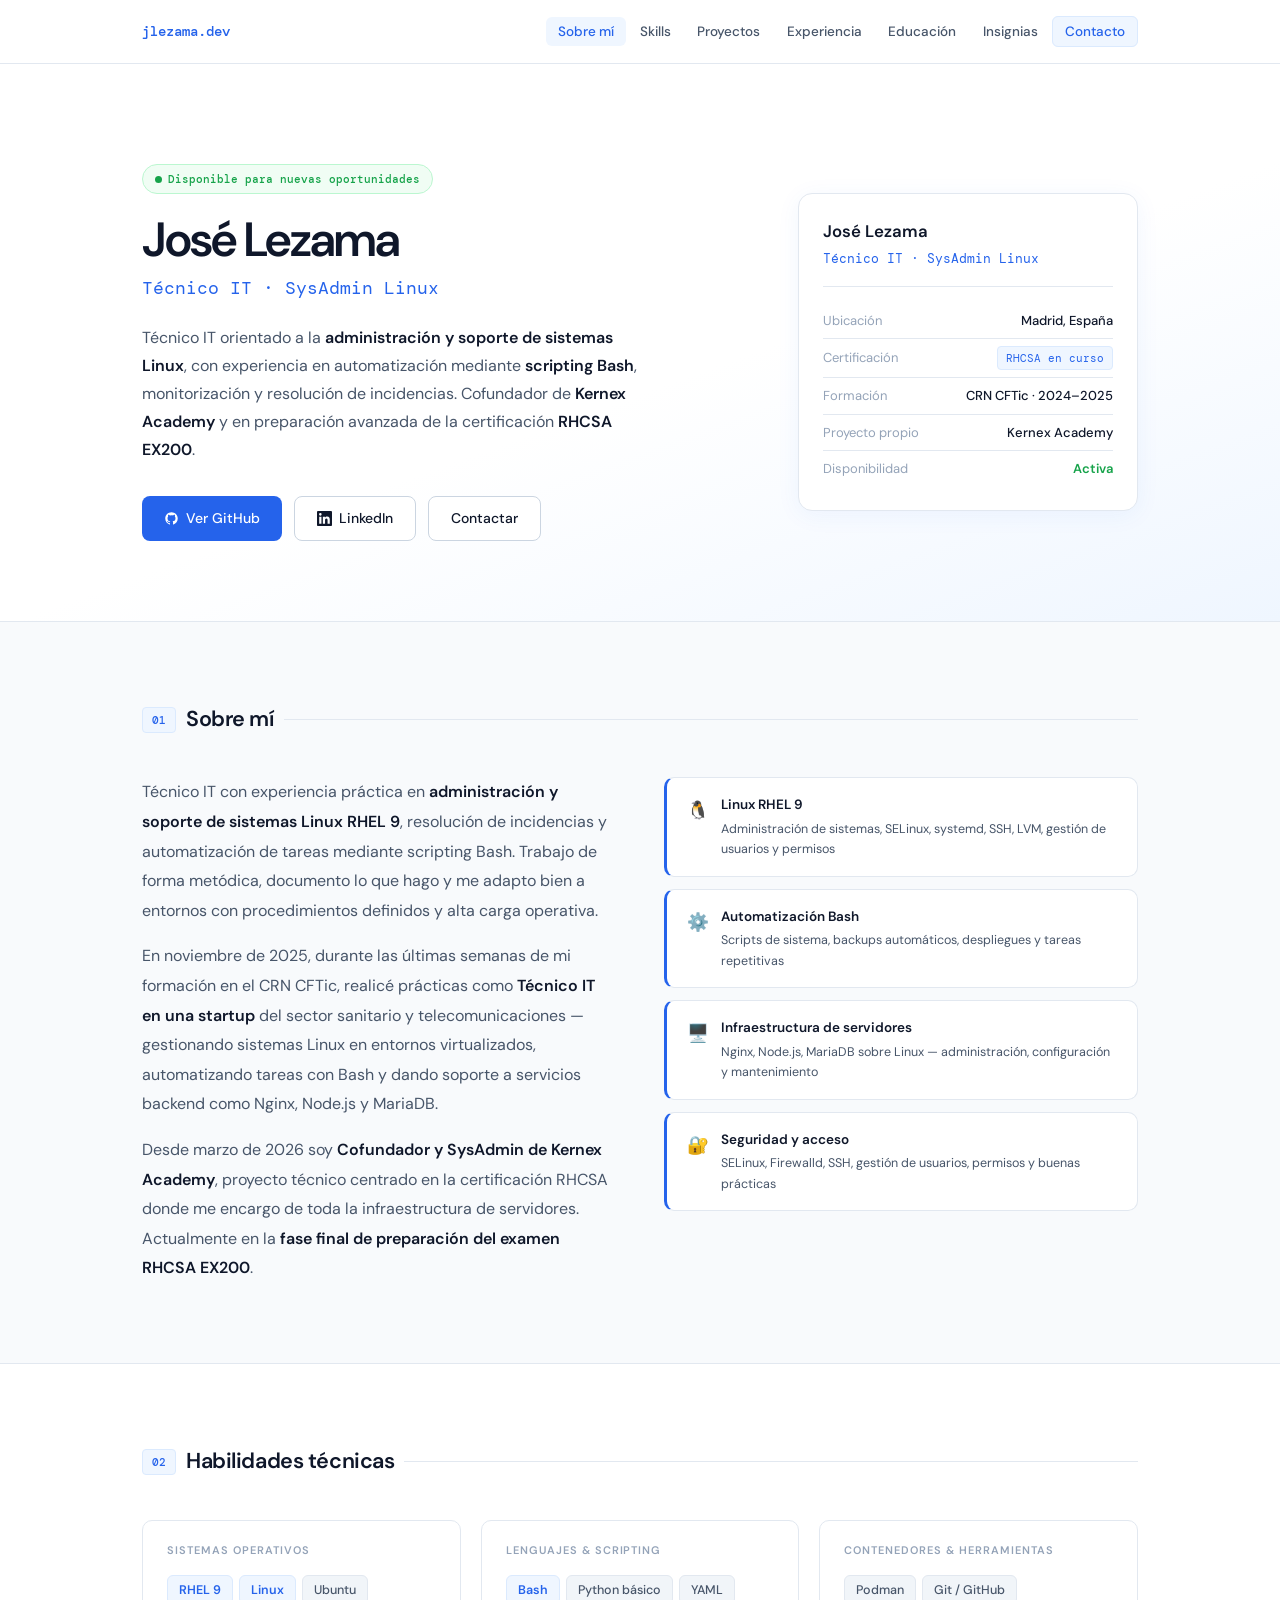
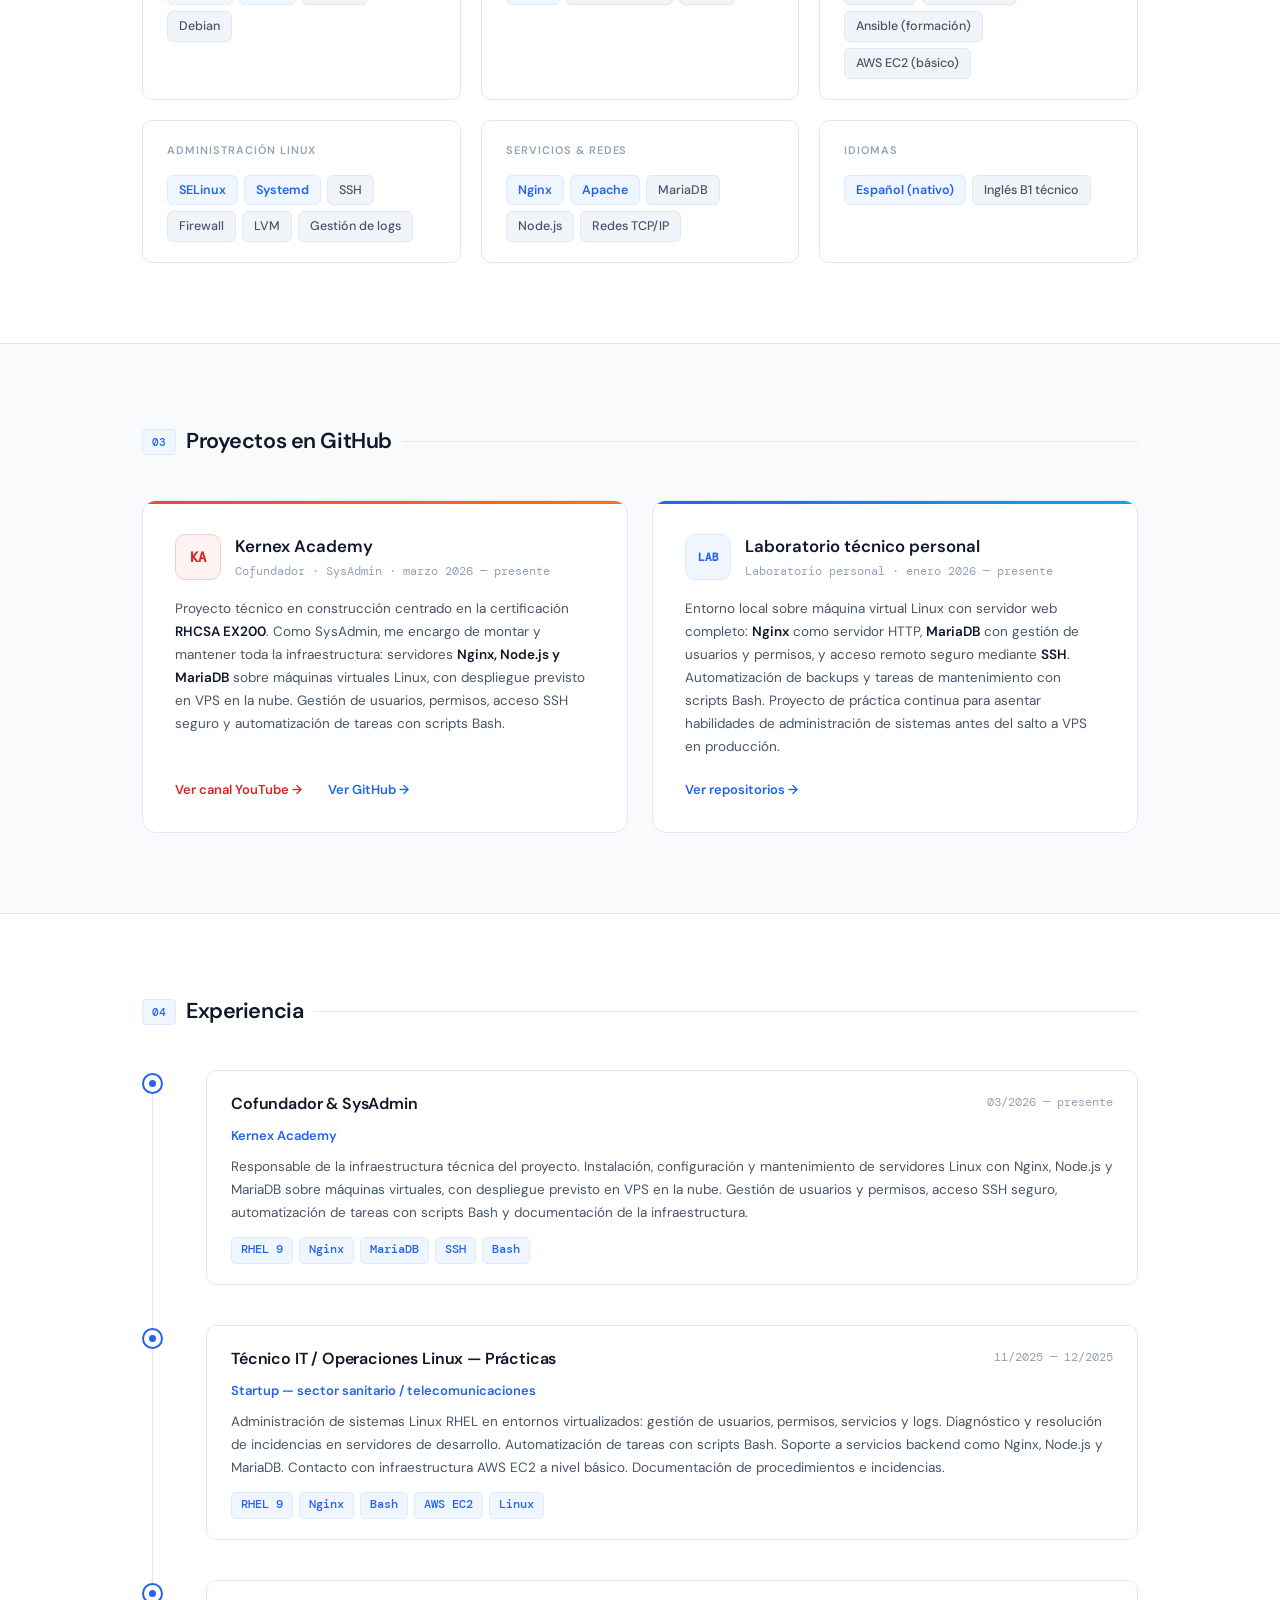
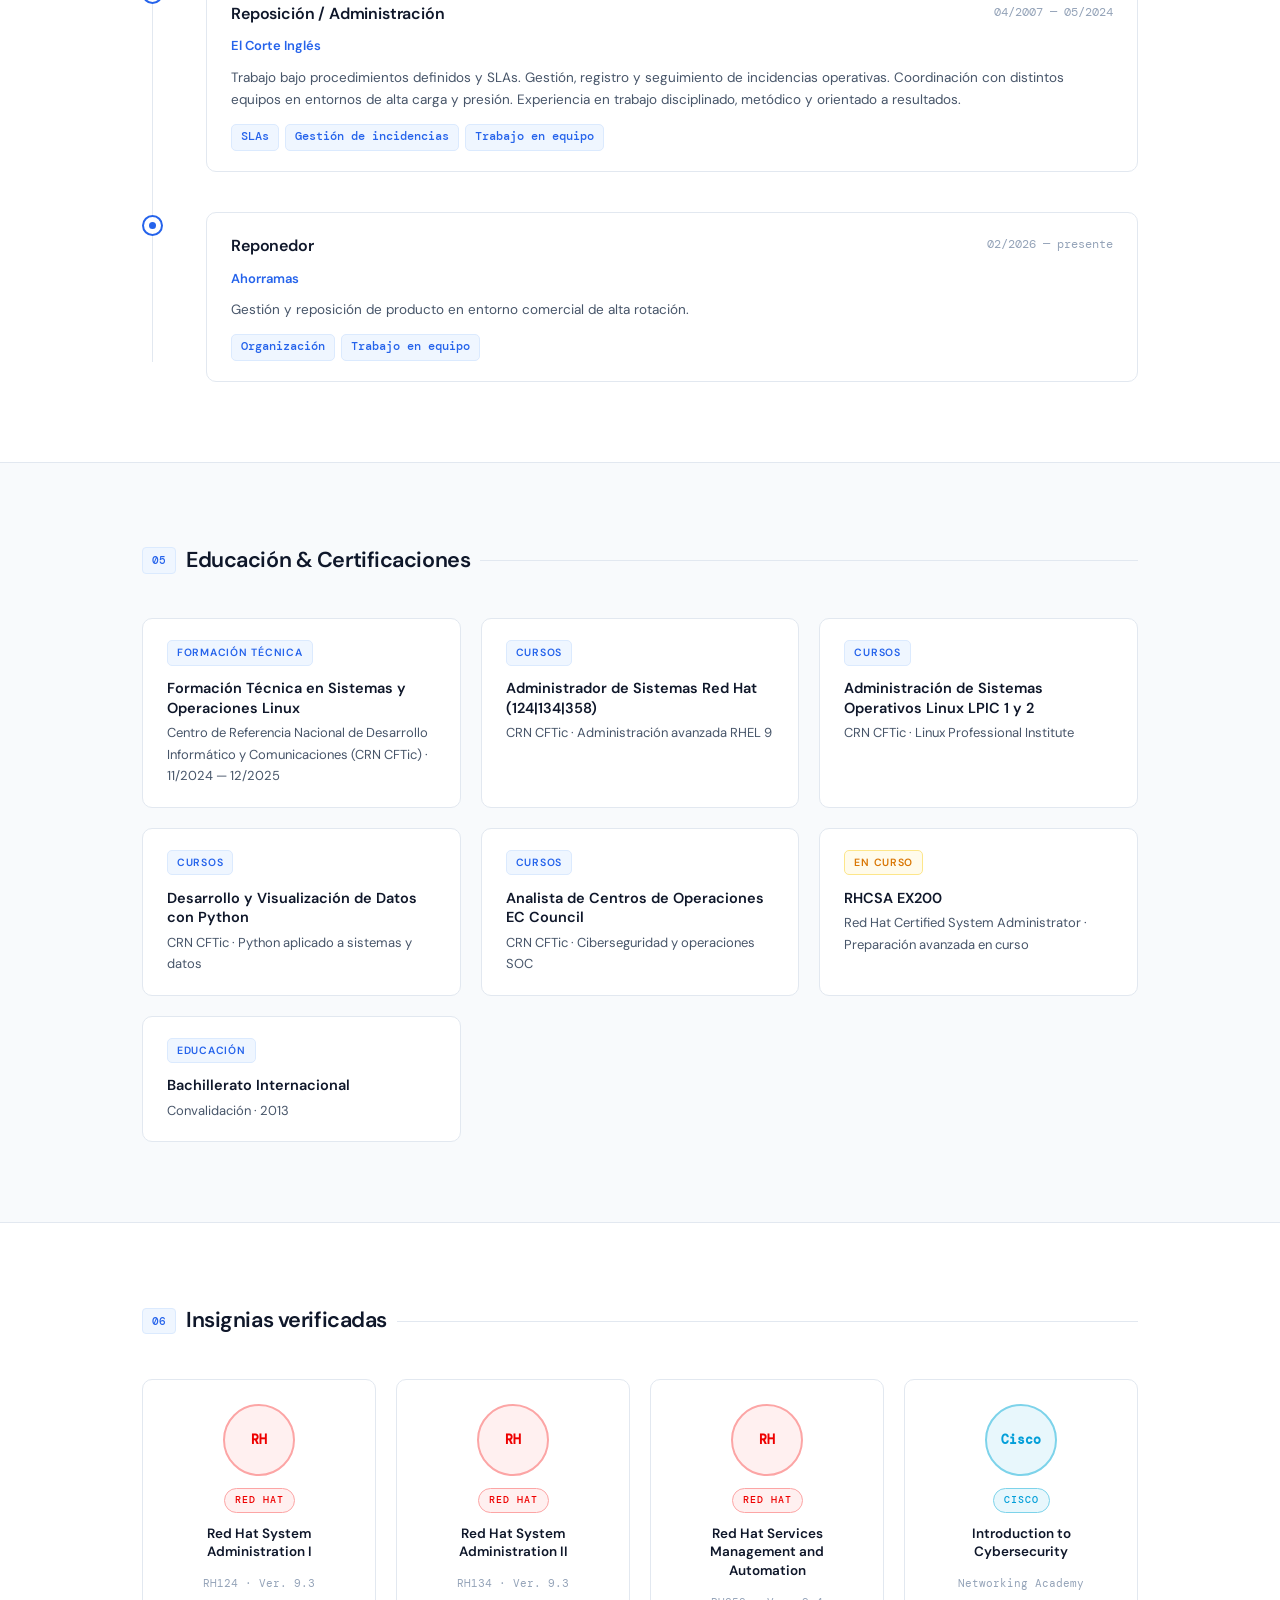
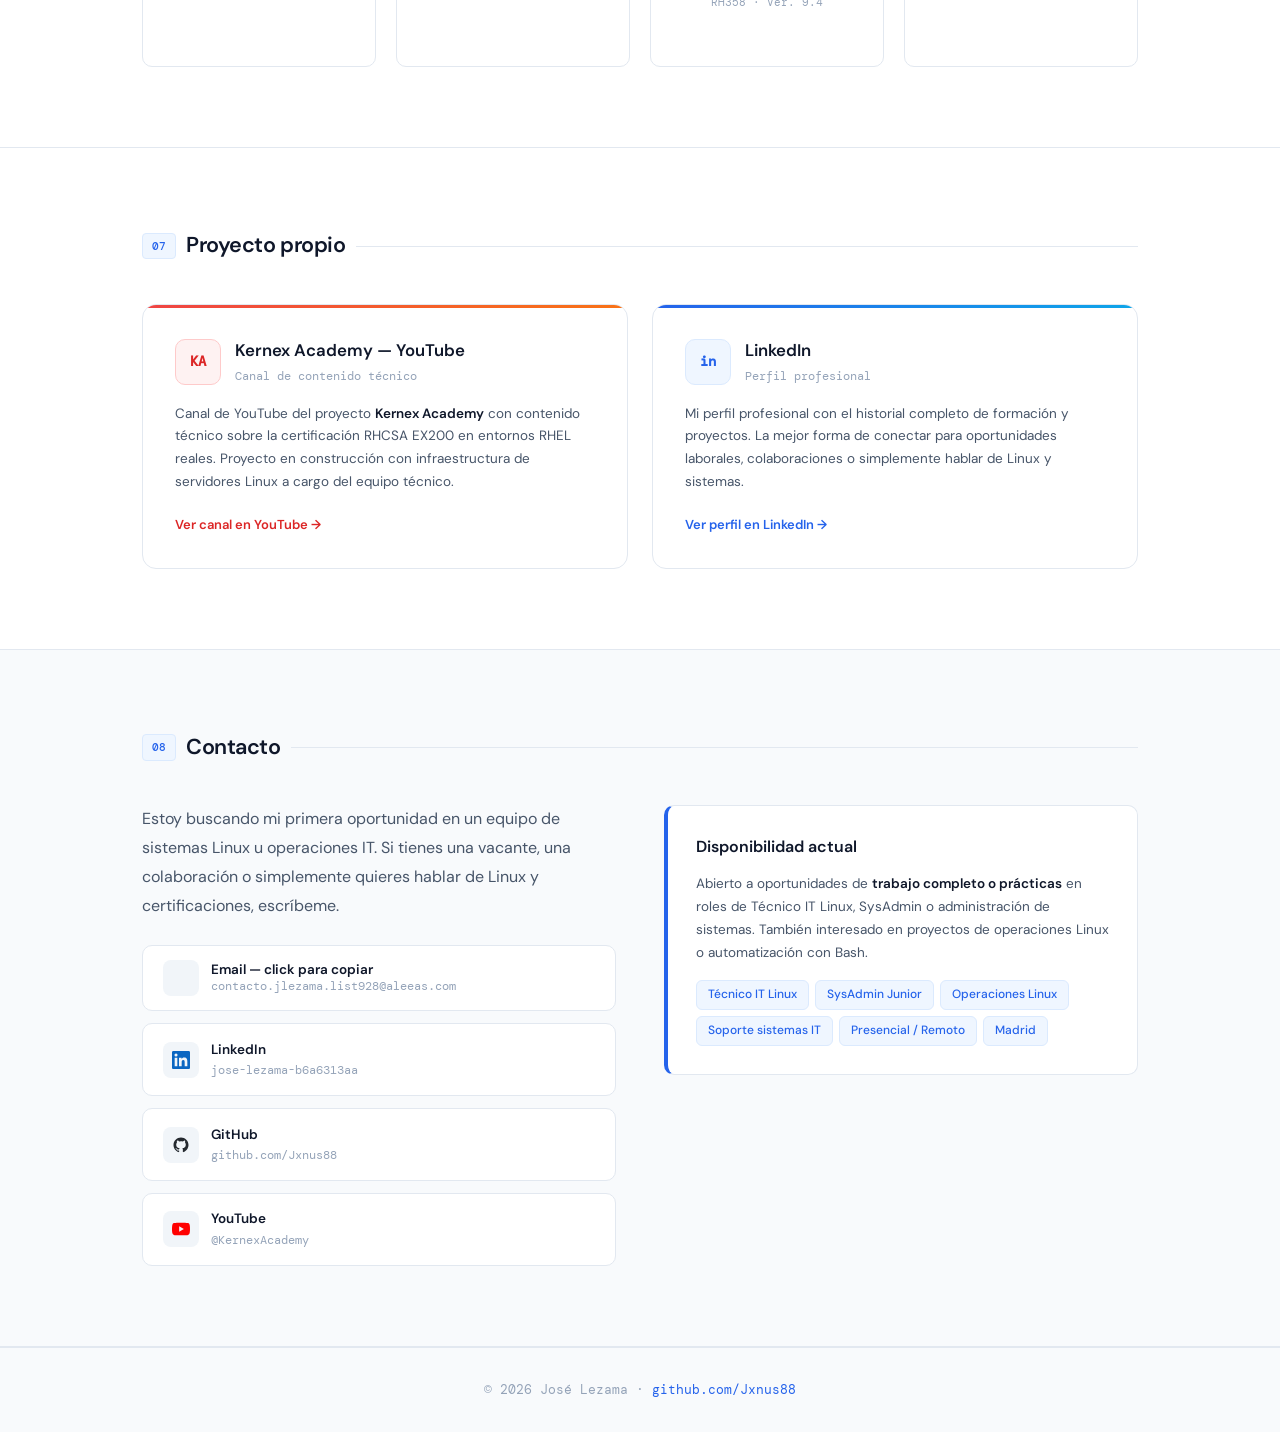
<file: index.html>
<!DOCTYPE html>
<html lang="es" prefix="og: https://ogp.me/ns#">
<head>
  <!-- Google tag (gtag.js) -->
  <script async src="https://www.googletagmanager.com/gtag/js?id=G-B2C2GG4SEK"></script>
  <script>
    window.dataLayer = window.dataLayer || [];
    function gtag(){dataLayer.push(arguments);}
    gtag('js', new Date());
    gtag('config', 'G-B2C2GG4SEK');
  </script>
  <meta charset="UTF-8" />
  <meta name="viewport" content="width=device-width, initial-scale=1.0" />

  <!-- ═══════════════════════════════════════════
       SEO PRIMARIO
       Palabras clave: nombre real + rol + proyecto
  ════════════════════════════════════════════ -->
  <title>José Lezama — Técnico IT SysAdmin Linux Madrid | RHCSA EX200 | Kernex Academy</title>
  <meta name="description" content="José Lezama, Técnico IT y SysAdmin Linux en Madrid. Cofundador y SysAdmin de Kernex Academy. Especialista en RHEL 9, Bash, Nginx, MariaDB y administración de sistemas Linux. RHCSA EX200 en preparación avanzada. Disponible presencial o remoto." />
  <meta name="keywords" content="José Lezama, Jose Lezama técnico IT, Jose Lezama SysAdmin Linux, Jxnus88, Kernex Academy, técnico IT Linux Madrid, SysAdmin Linux Madrid, administrador sistemas Linux, RHCSA EX200, Red Hat Linux RHEL 9, administración sistemas Linux, automatización Bash, Nginx, MariaDB, SELinux, SSH, Firewalld, LVM, gestión usuarios Linux, monitorización sistemas, resolución incidencias Linux, CRN CFTic, operaciones Linux, soporte sistemas IT, técnico IT junior Madrid" />
  <meta name="author" content="José Lezama" />
  <meta name="robots" content="index, follow" />
  <link rel="canonical" href="https://jxnus88.github.io/" />

  <!-- ═══════════════════════════════════════════
       OPEN GRAPH (LinkedIn, WhatsApp, Facebook…)
       Cuando alguien comparta el link verá esto
  ════════════════════════════════════════════ -->
  <meta property="og:type"        content="profile" />
  <meta property="og:title"       content="José Lezama — Técnico IT · SysAdmin Linux" />
  <meta property="og:description" content="Técnico IT y SysAdmin Linux en Madrid. RHEL 9, Bash, Nginx, MariaDB, SSH, SELinux. Cofundador y SysAdmin de Kernex Academy. RHCSA EX200 en preparación avanzada. Disponible presencial y remoto." />
  <meta property="og:url"         content="https://jxnus88.github.io/" />
  <meta property="og:locale"      content="es_ES" />
  <meta property="og:site_name"   content="José Lezama — CV" />
  <meta property="profile:first_name" content="José" />
  <meta property="profile:last_name"  content="Lezama" />
  <meta property="profile:username"   content="Jxnus88" />

  <!-- ═══════════════════════════════════════════
       TWITTER / X CARD
  ════════════════════════════════════════════ -->
  <meta name="twitter:card"        content="summary" />
  <meta name="twitter:title"       content="José Lezama — Técnico IT · SysAdmin Linux" />
  <meta name="twitter:description" content="Técnico IT y SysAdmin Linux en Madrid. RHEL 9, Bash, Nginx, MariaDB. Cofundador y SysAdmin Kernex Academy. RHCSA en preparación. Disponible presencial/remoto." />

  <!-- ═══════════════════════════════════════════
       SCHEMA.ORG — STRUCTURED DATA
       Google lo lee para enriquecer resultados
  ════════════════════════════════════════════ -->
  <script type="application/ld+json">
  {
    "@context": "https://schema.org",
    "@type": "Person",
    "name": "José Lezama",
    "alternateName": ["Jxnus88", "Jose Lezama"],
    "jobTitle": "Técnico IT · SysAdmin Linux",
    "description": "Técnico IT especializado en administración de sistemas Linux RHEL 9, automatización con Bash y gestión de infraestructura de servidores. Cofundador y SysAdmin de Kernex Academy. RHCSA EX200 en preparación avanzada.",
    "url": "https://jxnus88.github.io/",
    "email": "contacto.jlezama.list928@aleeas.com",
    "sameAs": [
      "https://github.com/Jxnus88",
      "https://www.linkedin.com/in/jose-lezama-b6a6313aa/",
      "https://www.youtube.com/@KernexAcademy"
    ],
    "address": {
      "@type": "PostalAddress",
      "addressLocality": "Madrid",
      "addressRegion": "Comunidad de Madrid",
      "addressCountry": "ES"
    },
    "knowsAbout": [
      "Linux", "RHEL", "Red Hat Enterprise Linux", "CentOS", "Ubuntu", "Debian",
      "Bash scripting", "Python", "YAML", "Ansible", "Docker", "Git", "GitHub",
      "AWS EC2", "Cloud Computing básico",
      "SELinux", "Systemd", "SSH", "Firewalld", "LVM", "Cron",
      "Nginx", "Apache", "MariaDB", "Node.js", "Redes TCP/IP",
      "Gestión de usuarios Linux", "Monitorización de sistemas", "Resolución de incidencias",
      "Automatización de tareas", "Scripting Bash", "Administración de sistemas",
      "RHCSA EX200", "LPIC-2", "Ciberseguridad", "EC Council",
      "Virtualización", "Backups", "Gestión de logs"
    ],
    "knowsLanguage": [
      { "@type": "Language", "name": "Español", "alternateName": "es" },
      { "@type": "Language", "name": "Inglés", "alternateName": "en", "description": "Nivel B1 técnico" }
    ],
    "alumniOf": {
      "@type": "EducationalOrganization",
      "name": "Centro de Referencia Nacional de Desarrollo Informático y Comunicaciones",
      "alternateName": "CRN CFTic",
      "description": "Formación Técnica en Sistemas y Operaciones Linux (2024–2025)"
    },
    "worksFor": {
      "@type": "Organization",
      "name": "Kernex Academy",
      "url": "https://www.youtube.com/@KernexAcademy",
      "description": "Proyecto técnico centrado en la certificación RHCSA EX200. Infraestructura de servidores Linux con Nginx, Node.js y MariaDB.",
      "founder": { "@type": "Person", "name": "José Lezama" }
    },
    "hasOccupation": [
      {
        "@type": "Occupation",
        "name": "Técnico IT · SysAdmin Linux",
        "occupationLocation": { "@type": "City", "name": "Madrid" },
        "skills": "Linux RHEL 9, Bash, Nginx, MariaDB, SSH, SELinux, Firewalld, LVM, resolución de incidencias, administración de servidores"
      }
    ],
  }
  </script>

  <!-- ═══════════════════════════════════════════
       PWA + BROWSER HINTS
  ════════════════════════════════════════════ -->
  <link rel="manifest" href="manifest.json" />
  <meta name="theme-color" content="#2563eb" />

  <!-- ═══════════════════════════════════════════
       PERFORMANCE
  ════════════════════════════════════════════ -->
  <link rel="preconnect" href="https://fonts.googleapis.com" />
  <link rel="preconnect" href="https://fonts.gstatic.com" crossorigin />
  <link
    href="https://fonts.googleapis.com/css2?family=DM+Sans:wght@300;400;500;600&family=DM+Mono:wght@400;500&display=swap"
    rel="stylesheet"
  />

  <!-- Styles — order matters -->
  <link rel="stylesheet" href="css/variables.css" />
  <link rel="stylesheet" href="css/base.css" />
  <link rel="stylesheet" href="css/nav.css" />
  <link rel="stylesheet" href="css/hero.css" />
  <link rel="stylesheet" href="css/sections.css" />

</head>
<body>

  <!-- ── NAVIGATION ───────────────────── -->
  <nav aria-label="Navegación principal">
    <div class="nav-inner">
      <a href="#inicio" class="nav-logo">jlezama.dev</a>
      <ul class="nav-links">
        <li><a href="#sobre-mi">Sobre mí</a></li>
        <li><a href="#skills">Skills</a></li>
        <li><a href="#proyectos">Proyectos</a></li>
        <li><a href="#experiencia">Experiencia</a></li>
        <li><a href="#educacion">Educación</a></li>
        <li><a href="#insignias">Insignias</a></li>
        <li><a href="#contacto" class="nav-cta">Contacto</a></li>
      </ul>
    </div>
  </nav>

  <main>

    <!-- ── 01 · HERO ─────────────────── -->
    <section id="inicio" class="section" aria-label="Presentación">
      <div class="container">
        <div class="hero-grid">

          <div class="fade-in">
            <div class="hero-badge">Disponible para nuevas oportunidades</div>
            <h1 itemprop="name">José Lezama</h1>
            <div class="hero-role" itemprop="jobTitle">Técnico IT · SysAdmin Linux</div>
            <p class="hero-desc">
              Técnico IT orientado a la <strong>administración y soporte de sistemas Linux</strong>,
              con experiencia en automatización mediante <strong>scripting Bash</strong>,
              monitorización y resolución de incidencias. Cofundador de <strong>Kernex Academy</strong>
              y en preparación avanzada de la certificación <strong>RHCSA EX200</strong>.
            </p>
            <div class="hero-actions">
              <a href="https://github.com/Jxnus88" target="_blank" rel="noopener" class="btn-primary">
                <svg width="15" height="15" viewBox="0 0 24 24" fill="currentColor" aria-hidden="true"><path d="M12 2C6.477 2 2 6.477 2 12c0 4.42 2.865 8.166 6.839 9.489.5.092.682-.217.682-.482 0-.237-.008-.866-.013-1.7-2.782.603-3.369-1.342-3.369-1.342-.454-1.155-1.11-1.462-1.11-1.462-.908-.62.069-.608.069-.608 1.003.07 1.531 1.03 1.531 1.03.892 1.529 2.341 1.087 2.91.832.092-.647.35-1.088.636-1.338-2.22-.253-4.555-1.11-4.555-4.943 0-1.091.39-1.984 1.029-2.683-.103-.253-.446-1.27.098-2.647 0 0 .84-.269 2.75 1.025A9.578 9.578 0 0112 6.836c.85.004 1.705.114 2.504.336 1.909-1.294 2.747-1.025 2.747-1.025.546 1.377.203 2.394.1 2.647.64.699 1.028 1.592 1.028 2.683 0 3.842-2.339 4.687-4.566 4.935.359.309.678.919.678 1.852 0 1.336-.012 2.415-.012 2.741 0 .267.18.578.688.48C19.138 20.163 22 16.418 22 12c0-5.523-4.477-10-10-10z"/></svg>
                Ver GitHub
              </a>
              <a href="https://www.linkedin.com/in/jose-lezama-b6a6313aa/" target="_blank" rel="noopener" class="btn-secondary">
                <svg width="15" height="15" viewBox="0 0 24 24" fill="currentColor" aria-hidden="true"><path d="M20.447 20.452h-3.554v-5.569c0-1.328-.027-3.037-1.852-3.037-1.853 0-2.136 1.445-2.136 2.939v5.667H9.351V9h3.414v1.561h.046c.477-.9 1.637-1.85 3.37-1.85 3.601 0 4.267 2.37 4.267 5.455v6.286zM5.337 7.433a2.062 2.062 0 01-2.063-2.065 2.064 2.064 0 112.063 2.065zm1.782 13.019H3.555V9h3.564v11.452zM22.225 0H1.771C.792 0 0 .774 0 1.729v20.542C0 23.227.792 24 1.771 24h20.451C23.2 24 24 23.227 24 22.271V1.729C24 .774 23.2 0 22.222 0h.003z"/></svg>
                LinkedIn
              </a>
              <a href="#contacto" class="btn-secondary">Contactar</a>
            </div>
          </div>

          <div class="fade-in" style="transition-delay: 0.15s">
            <div class="hero-card">
              <div class="hero-card-name">José Lezama</div>
              <div class="hero-card-role">Técnico IT · SysAdmin Linux</div>
              <div class="info-row"><span class="info-label">Ubicación</span><span class="info-val">Madrid, España</span></div>
              <div class="info-row"><span class="info-label">Certificación</span><span class="info-tag">RHCSA en curso</span></div>
              <div class="info-row"><span class="info-label">Formación</span><span class="info-val">CRN CFTic · 2024–2025</span></div>
              <div class="info-row"><span class="info-label">Proyecto propio</span><span class="info-val">Kernex Academy</span></div>
              <div class="info-row"><span class="info-label">Disponibilidad</span><span class="info-val" style="color:var(--green);font-weight:600">Activa</span></div>
            </div>
          </div>

        </div>
      </div>
    </section>

    <!-- ── 02 · SOBRE MÍ ─────────────── -->
    <section id="sobre-mi" class="section section-alt">
      <div class="container">
        <div class="section-eyebrow fade-in">
          <span class="eyebrow-num">01</span>
          <h2 class="eyebrow-title">Sobre mí</h2>
          <div class="eyebrow-line"></div>
        </div>
        <div class="about-layout fade-in">
          <div class="about-text">
            <p>Técnico IT con experiencia práctica en <strong>administración y soporte de sistemas Linux RHEL 9</strong>, resolución de incidencias y automatización de tareas mediante scripting Bash. Trabajo de forma metódica, documento lo que hago y me adapto bien a entornos con procedimientos definidos y alta carga operativa.</p>
            <p>En noviembre de 2025, durante las últimas semanas de mi formación en el CRN CFTic, realicé prácticas como <strong>Técnico IT en una startup</strong> del sector sanitario y telecomunicaciones — gestionando sistemas Linux en entornos virtualizados, automatizando tareas con Bash y dando soporte a servicios backend como Nginx, Node.js y MariaDB.</p>
            <p>Desde marzo de 2026 soy <strong>Cofundador y SysAdmin de Kernex Academy</strong>, proyecto técnico centrado en la certificación RHCSA donde me encargo de toda la infraestructura de servidores. Actualmente en la <strong>fase final de preparación del examen RHCSA EX200</strong>.</p>
          </div>
          <div class="about-highlights">
            <div class="highlight-item">
              <div class="hl-icon">🐧</div>
              <div>
                <div class="hl-title">Linux RHEL 9</div>
                <div class="hl-sub">Administración de sistemas, SELinux, systemd, SSH, LVM, gestión de usuarios y permisos</div>
              </div>
            </div>
            <div class="highlight-item">
              <div class="hl-icon">⚙️</div>
              <div>
                <div class="hl-title">Automatización Bash</div>
                <div class="hl-sub">Scripts de sistema, backups automáticos, despliegues y tareas repetitivas</div>
              </div>
            </div>
            <div class="highlight-item">
              <div class="hl-icon">🖥️</div>
              <div>
                <div class="hl-title">Infraestructura de servidores</div>
                <div class="hl-sub">Nginx, Node.js, MariaDB sobre Linux — administración, configuración y mantenimiento</div>
              </div>
            </div>
            <div class="highlight-item">
              <div class="hl-icon">🔐</div>
              <div>
                <div class="hl-title">Seguridad y acceso</div>
                <div class="hl-sub">SELinux, Firewalld, SSH, gestión de usuarios, permisos y buenas prácticas</div>
              </div>
            </div>
          </div>
        </div>
      </div>
    </section>

    <!-- ── 03 · SKILLS ───────────────── -->
    <section id="skills" class="section">
      <div class="container">
        <div class="section-eyebrow fade-in">
          <span class="eyebrow-num">02</span>
          <h2 class="eyebrow-title">Habilidades técnicas</h2>
          <div class="eyebrow-line"></div>
        </div>
        <div class="skills-layout fade-in">
          <div class="skill-block">
            <div class="skill-block-title">Sistemas operativos</div>
            <div class="pill-wrap">
              <span class="pill featured">RHEL 9</span>
              <span class="pill featured">Linux</span>
              <span class="pill">Ubuntu</span>
              <span class="pill">Debian</span>
            </div>
          </div>
          <div class="skill-block">
            <div class="skill-block-title">Lenguajes &amp; scripting</div>
            <div class="pill-wrap">
              <span class="pill featured">Bash</span>
              <span class="pill">Python básico</span>
              <span class="pill">YAML</span>
            </div>
          </div>
          <div class="skill-block">
            <div class="skill-block-title">Contenedores &amp; herramientas</div>
            <div class="pill-wrap">
              <span class="pill">Podman</span>
              <span class="pill">Git / GitHub</span>
              <span class="pill">Ansible (formación)</span>
              <span class="pill">AWS EC2 (básico)</span>
            </div>
          </div>
          <div class="skill-block">
            <div class="skill-block-title">Administración Linux</div>
            <div class="pill-wrap">
              <span class="pill featured">SELinux</span>
              <span class="pill featured">Systemd</span>
              <span class="pill">SSH</span>
              <span class="pill">Firewall</span>
              <span class="pill">LVM</span>
              <span class="pill">Gestión de logs</span>
            </div>
          </div>
          <div class="skill-block">
            <div class="skill-block-title">Servicios &amp; redes</div>
            <div class="pill-wrap">
              <span class="pill featured">Nginx</span>
              <span class="pill featured">Apache</span>
              <span class="pill">MariaDB</span>
              <span class="pill">Node.js</span>
              <span class="pill">Redes TCP/IP</span>
            </div>
          </div>
          <div class="skill-block">
            <div class="skill-block-title">Idiomas</div>
            <div class="pill-wrap">
              <span class="pill featured">Español (nativo)</span>
              <span class="pill">Inglés B1 técnico</span>
            </div>
          </div>
        </div>
      </div>
    </section>

    <!-- ── 04 · PROYECTOS ────────────── -->
    <section id="proyectos" class="section section-alt">
      <div class="container">
        <div class="section-eyebrow fade-in">
          <span class="eyebrow-num">03</span>
          <h2 class="eyebrow-title">Proyectos en GitHub</h2>
          <div class="eyebrow-line"></div>
        </div>
        <div class="kernex-wrap fade-in" style="margin-top:0">

          <div class="kernex-card yt" style="cursor:default">
            <div class="kc-header">
              <div class="kc-logo red">KA</div>
              <div>
                <div class="kc-title">Kernex Academy</div>
                <div class="kc-label">Cofundador · SysAdmin · marzo 2026 — presente</div>
              </div>
            </div>
            <p class="kc-desc">
              Proyecto técnico en construcción centrado en la certificación <strong>RHCSA EX200</strong>.
              Como SysAdmin, me encargo de montar y mantener toda la infraestructura:
              servidores <strong>Nginx, Node.js y MariaDB</strong> sobre máquinas virtuales Linux,
              con despliegue previsto en VPS en la nube. Gestión de usuarios, permisos,
              acceso SSH seguro y automatización de tareas con scripts Bash.
            </p>
            <div style="display:flex;gap:0.6rem;flex-wrap:wrap;margin-top:auto">
              <a href="https://www.youtube.com/@KernexAcademy" target="_blank" rel="noopener" class="kc-arrow red" style="text-decoration:none">Ver canal YouTube →</a>
              <a href="https://github.com/Jxnus88" target="_blank" rel="noopener" class="kc-arrow blue" style="text-decoration:none;margin-left:1rem">Ver GitHub →</a>
            </div>
          </div>

          <div class="kernex-card li" style="cursor:default">
            <div class="kc-header">
              <div class="kc-logo blue" style="font-size:11px;text-align:center;line-height:1.2">LAB</div>
              <div>
                <div class="kc-title">Laboratorio técnico personal</div>
                <div class="kc-label">Laboratorio personal · enero 2026 — presente</div>
              </div>
            </div>
            <p class="kc-desc">
              Entorno local sobre máquina virtual Linux con servidor web completo:
              <strong>Nginx</strong> como servidor HTTP, <strong>MariaDB</strong> con gestión de usuarios
              y permisos, y acceso remoto seguro mediante <strong>SSH</strong>.
              Automatización de backups y tareas de mantenimiento con scripts Bash.
              Proyecto de práctica continua para asentar habilidades de administración
              de sistemas antes del salto a VPS en producción.
            </p>
            <div style="display:flex;gap:0.6rem;flex-wrap:wrap;margin-top:auto">
              <a href="https://github.com/Jxnus88" target="_blank" rel="noopener" class="kc-arrow blue" style="text-decoration:none">Ver repositorios →</a>
            </div>
          </div>

        </div>
      </div>
    </section>

    <!-- ── 05 · EXPERIENCIA ──────────── -->
    <section id="experiencia" class="section">
      <div class="container">
        <div class="section-eyebrow fade-in">
          <span class="eyebrow-num">04</span>
          <h2 class="eyebrow-title">Experiencia</h2>
          <div class="eyebrow-line"></div>
        </div>
        <div class="timeline fade-in">

          <!-- 1 -->
          <div class="timeline-item">
            <div class="timeline-dot"><div class="timeline-dot-inner"></div></div>
            <div class="tl-box">
              <div class="tl-header">
                <div class="tl-role">Cofundador &amp; SysAdmin</div>
                <div class="tl-date">03/2026 — presente</div>
              </div>
              <div class="tl-company">Kernex Academy</div>
              <p class="tl-desc">Responsable de la infraestructura técnica del proyecto. Instalación, configuración y mantenimiento de servidores Linux con Nginx, Node.js y MariaDB sobre máquinas virtuales, con despliegue previsto en VPS en la nube. Gestión de usuarios y permisos, acceso SSH seguro, automatización de tareas con scripts Bash y documentación de la infraestructura.</p>
              <div class="tl-tags">
                <span class="tl-tag">RHEL 9</span><span class="tl-tag">Nginx</span><span class="tl-tag">MariaDB</span><span class="tl-tag">SSH</span><span class="tl-tag">Bash</span>
              </div>
            </div>
          </div>

          <!-- 2 -->
          <div class="timeline-item">
            <div class="timeline-dot"><div class="timeline-dot-inner"></div></div>
            <div class="tl-box">
              <div class="tl-header">
                <div class="tl-role">Técnico IT / Operaciones Linux — Prácticas</div>
                <div class="tl-date">11/2025 — 12/2025</div>
              </div>
              <div class="tl-company">Startup — sector sanitario / telecomunicaciones</div>
              <p class="tl-desc">Administración de sistemas Linux RHEL en entornos virtualizados: gestión de usuarios, permisos, servicios y logs. Diagnóstico y resolución de incidencias en servidores de desarrollo. Automatización de tareas con scripts Bash. Soporte a servicios backend como Nginx, Node.js y MariaDB. Contacto con infraestructura AWS EC2 a nivel básico. Documentación de procedimientos e incidencias.</p>
              <div class="tl-tags">
                <span class="tl-tag">RHEL 9</span><span class="tl-tag">Nginx</span><span class="tl-tag">Bash</span><span class="tl-tag">AWS EC2</span><span class="tl-tag">Linux</span>
              </div>
            </div>
          </div>

          <!-- 3 -->
          <div class="timeline-item">
            <div class="timeline-dot"><div class="timeline-dot-inner"></div></div>
            <div class="tl-box">
              <div class="tl-header">
                <div class="tl-role">Reposición / Administración</div>
                <div class="tl-date">04/2007 — 05/2024</div>
              </div>
              <div class="tl-company">El Corte Inglés</div>
              <p class="tl-desc">Trabajo bajo procedimientos definidos y SLAs. Gestión, registro y seguimiento de incidencias operativas. Coordinación con distintos equipos en entornos de alta carga y presión. Experiencia en trabajo disciplinado, metódico y orientado a resultados.</p>
              <div class="tl-tags">
                <span class="tl-tag">SLAs</span><span class="tl-tag">Gestión de incidencias</span><span class="tl-tag">Trabajo en equipo</span>
              </div>
            </div>
          </div>

          <!-- 4 -->
          <div class="timeline-item">
            <div class="timeline-dot"><div class="timeline-dot-inner"></div></div>
            <div class="tl-box">
              <div class="tl-header">
                <div class="tl-role">Reponedor</div>
                <div class="tl-date">02/2026 — presente</div>
              </div>
              <div class="tl-company">Ahorramas</div>
              <p class="tl-desc">Gestión y reposición de producto en entorno comercial de alta rotación.</p>
              <div class="tl-tags">
                <span class="tl-tag">Organización</span><span class="tl-tag">Trabajo en equipo</span>
              </div>
            </div>
          </div>

        </div>
      </div>
    </section>

    <!-- ── 06 · EDUCACIÓN ────────────── -->
    <section id="educacion" class="section section-alt">
      <div class="container">
        <div class="section-eyebrow fade-in">
          <span class="eyebrow-num">05</span>
          <h2 class="eyebrow-title">Educación &amp; Certificaciones</h2>
          <div class="eyebrow-line"></div>
        </div>
        <div class="edu-grid fade-in">

          <div class="edu-card">
            <span class="edu-badge degree">Formación técnica</span>
            <div class="edu-card-title">Formación Técnica en Sistemas y Operaciones Linux</div>
            <div class="edu-card-sub">Centro de Referencia Nacional de Desarrollo Informático y Comunicaciones (CRN CFTic) · 11/2024 — 12/2025</div>
          </div>

          <div class="edu-card">
            <span class="edu-badge degree">Cursos</span>
            <div class="edu-card-title">Administrador de Sistemas Red Hat (124|134|358)</div>
            <div class="edu-card-sub">CRN CFTic · Administración avanzada RHEL 9</div>
          </div>

          <div class="edu-card">
            <span class="edu-badge degree">Cursos</span>
            <div class="edu-card-title">Administración de Sistemas Operativos Linux LPIC 1 y 2</div>
            <div class="edu-card-sub">CRN CFTic · Linux Professional Institute</div>
          </div>

          <div class="edu-card">
            <span class="edu-badge degree">Cursos</span>
            <div class="edu-card-title">Desarrollo y Visualización de Datos con Python</div>
            <div class="edu-card-sub">CRN CFTic · Python aplicado a sistemas y datos</div>
          </div>

          <div class="edu-card">
            <span class="edu-badge degree">Cursos</span>
            <div class="edu-card-title">Analista de Centros de Operaciones EC Council</div>
            <div class="edu-card-sub">CRN CFTic · Ciberseguridad y operaciones SOC</div>
          </div>

          <div class="edu-card">
            <span class="edu-badge cert">En curso</span>
            <div class="edu-card-title">RHCSA EX200</div>
            <div class="edu-card-sub">Red Hat Certified System Administrator · Preparación avanzada en curso</div>
          </div>

          <div class="edu-card">
            <span class="edu-badge degree">Educación</span>
            <div class="edu-card-title">Bachillerato Internacional</div>
            <div class="edu-card-sub">Convalidación · 2013</div>
          </div>

        </div>
      </div>
    </section>


    <!-- ── 06 · INSIGNIAS ───────────────── -->
    <section id="insignias" class="section">
      <div class="container">
        <div class="section-eyebrow fade-in">
          <span class="eyebrow-num">06</span>
          <h2 class="eyebrow-title">Insignias verificadas</h2>
          <div class="eyebrow-line"></div>
        </div>
        <div class="badges-grid fade-in">

          <a href="https://www.credly.com/badges/3f1143fb-34ae-4ccc-9b3d-e31d82a35524/public_url" target="_blank" rel="noopener" class="badge-card red">
            <div class="badge-logo red">RH</div>
            <span class="badge-issuer red">Red Hat</span>
            <div class="badge-name">Red Hat System Administration I</div>
            <div class="badge-code">RH124 · Ver. 9.3</div>
            <span class="badge-verify">Verificar en Credly →</span>
          </a>

          <a href="https://www.credly.com/badges/ec722604-180f-4eab-8b08-2aad6bf936ab/public_url" target="_blank" rel="noopener" class="badge-card red">
            <div class="badge-logo red">RH</div>
            <span class="badge-issuer red">Red Hat</span>
            <div class="badge-name">Red Hat System Administration II</div>
            <div class="badge-code">RH134 · Ver. 9.3</div>
            <span class="badge-verify">Verificar en Credly →</span>
          </a>

          <a href="https://www.credly.com/badges/2adbcd74-351c-48df-a7d3-e2b911b35b0b/public_url" target="_blank" rel="noopener" class="badge-card red">
            <div class="badge-logo red">RH</div>
            <span class="badge-issuer red">Red Hat</span>
            <div class="badge-name">Red Hat Services Management and Automation</div>
            <div class="badge-code">RH358 · Ver. 9.4</div>
            <span class="badge-verify">Verificar en Credly →</span>
          </a>

          <a href="https://www.credly.com/badges/a1b3fccd-f1f9-440c-82a9-5800eaae6bde/public_url" target="_blank" rel="noopener" class="badge-card blue">
            <div class="badge-logo blue">Cisco</div>
            <span class="badge-issuer blue">Cisco</span>
            <div class="badge-name">Introduction to Cybersecurity</div>
            <div class="badge-code">Networking Academy</div>
            <span class="badge-verify">Verificar en Credly →</span>
          </a>

        </div>
      </div>
    </section>

    <!-- ── 07 · PROYECTO PROPIO ──────── -->
    <section id="kernex" class="section">
      <div class="container">
        <div class="section-eyebrow fade-in">
          <span class="eyebrow-num">07</span>
          <h2 class="eyebrow-title">Proyecto propio</h2>
          <div class="eyebrow-line"></div>
        </div>
        <div class="kernex-wrap fade-in">

          <a href="https://www.youtube.com/@KernexAcademy" target="_blank" rel="noopener" class="kernex-card yt">
            <div class="kc-header">
              <div class="kc-logo red">KA</div>
              <div>
                <div class="kc-title">Kernex Academy — YouTube</div>
                <div class="kc-label">Canal de contenido técnico</div>
              </div>
            </div>
            <p class="kc-desc">Canal de YouTube del proyecto <strong>Kernex Academy</strong> con contenido técnico sobre la certificación RHCSA EX200 en entornos RHEL reales. Proyecto en construcción con infraestructura de servidores Linux a cargo del equipo técnico.</p>
            <span class="kc-arrow red">Ver canal en YouTube →</span>
          </a>

          <a href="https://www.linkedin.com/in/jose-lezama-b6a6313aa/" target="_blank" rel="noopener" class="kernex-card li">
            <div class="kc-header">
              <div class="kc-logo blue">in</div>
              <div>
                <div class="kc-title">LinkedIn</div>
                <div class="kc-label">Perfil profesional</div>
              </div>
            </div>
            <p class="kc-desc">Mi perfil profesional con el historial completo de formación y proyectos. La mejor forma de conectar para oportunidades laborales, colaboraciones o simplemente hablar de Linux y sistemas.</p>
            <span class="kc-arrow blue">Ver perfil en LinkedIn →</span>
          </a>

        </div>
      </div>
    </section>

    <!-- ── 08 · CONTACTO ─────────────── -->
    <section id="contacto" class="section section-alt">
      <div class="container">
        <div class="section-eyebrow fade-in">
          <span class="eyebrow-num">08</span>
          <h2 class="eyebrow-title">Contacto</h2>
          <div class="eyebrow-line"></div>
        </div>
        <div class="contact-layout fade-in">

          <div>
            <p class="contact-intro">Estoy buscando mi primera oportunidad en un equipo de sistemas Linux u operaciones IT. Si tienes una vacante, una colaboración o simplemente quieres hablar de Linux y certificaciones, escríbeme.</p>
            <div class="contact-links-list">
              <button onclick="copyEmail()" class="contact-link-item" id="email-btn" style="width:100%;text-align:left;background:var(--bg);border:1px solid var(--border);cursor:pointer;font-family:inherit;">
                <div class="cli-icon"><svg viewBox="0 0 24 24" fill="none" stroke="var(--color-text-secondary)" stroke-width="1.8" aria-hidden="true"><path d="M4 4h16c1.1 0 2 .9 2 2v12c0 1.1-.9 2-2 2H4c-1.1 0-2-.9-2-2V6c0-1.1.9-2 2-2z"/><polyline points="22,6 12,13 2,6"/></svg></div>
                <div><div class="cli-label" id="email-label">Email — click para copiar</div><div class="cli-value">contacto.jlezama.list928@aleeas.com</div></div>
              </button>
              <a href="https://www.linkedin.com/in/jose-lezama-b6a6313aa/" target="_blank" rel="noopener" class="contact-link-item">
                <div class="cli-icon"><svg viewBox="0 0 24 24" fill="#0a66c2" aria-hidden="true"><path d="M20.447 20.452h-3.554v-5.569c0-1.328-.027-3.037-1.852-3.037-1.853 0-2.136 1.445-2.136 2.939v5.667H9.351V9h3.414v1.561h.046c.477-.9 1.637-1.85 3.37-1.85 3.601 0 4.267 2.37 4.267 5.455v6.286zM5.337 7.433a2.062 2.062 0 01-2.063-2.065 2.064 2.064 0 112.063 2.065zm1.782 13.019H3.555V9h3.564v11.452zM22.225 0H1.771C.792 0 0 .774 0 1.729v20.542C0 23.227.792 24 1.771 24h20.451C23.2 24 24 23.227 24 22.271V1.729C24 .774 23.2 0 22.222 0h.003z"/></svg></div>
                <div><div class="cli-label">LinkedIn</div><div class="cli-value">jose-lezama-b6a6313aa</div></div>
              </a>
              <a href="https://github.com/Jxnus88" target="_blank" rel="noopener" class="contact-link-item">
                <div class="cli-icon"><svg viewBox="0 0 24 24" fill="#24292f" aria-hidden="true"><path d="M12 2C6.477 2 2 6.477 2 12c0 4.42 2.865 8.166 6.839 9.489.5.092.682-.217.682-.482 0-.237-.008-.866-.013-1.7-2.782.603-3.369-1.342-3.369-1.342-.454-1.155-1.11-1.462-1.11-1.462-.908-.62.069-.608.069-.608 1.003.07 1.531 1.03 1.531 1.03.892 1.529 2.341 1.087 2.91.832.092-.647.35-1.088.636-1.338-2.22-.253-4.555-1.11-4.555-4.943 0-1.091.39-1.984 1.029-2.683-.103-.253-.446-1.27.098-2.647 0 0 .84-.269 2.75 1.025A9.578 9.578 0 0112 6.836c.85.004 1.705.114 2.504.336 1.909-1.294 2.747-1.025 2.747-1.025.546 1.377.203 2.394.1 2.647.64.699 1.028 1.592 1.028 2.683 0 3.842-2.339 4.687-4.566 4.935.359.309.678.919.678 1.852 0 1.336-.012 2.415-.012 2.741 0 .267.18.578.688.48C19.138 20.163 22 16.418 22 12c0-5.523-4.477-10-10-10z"/></svg></div>
                <div><div class="cli-label">GitHub</div><div class="cli-value">github.com/Jxnus88</div></div>
              </a>
              <a href="https://www.youtube.com/@KernexAcademy" target="_blank" rel="noopener" class="contact-link-item">
                <div class="cli-icon"><svg viewBox="0 0 24 24" fill="#ff0000" aria-hidden="true"><path d="M23.498 6.186a3.016 3.016 0 00-2.122-2.136C19.505 3.545 12 3.545 12 3.545s-7.505 0-9.377.505A3.017 3.017 0 00.502 6.186C0 8.07 0 12 0 12s0 3.93.502 5.814a3.016 3.016 0 002.122 2.136c1.871.505 9.376.505 9.376.505s7.505 0 9.377-.505a3.015 3.015 0 002.122-2.136C24 15.93 24 12 24 12s0-3.93-.502-5.814zM9.545 15.568V8.432L15.818 12l-6.273 3.568z"/></svg></div>
                <div><div class="cli-label">YouTube</div><div class="cli-value">@KernexAcademy</div></div>
              </a>
            </div>
          </div>

          <div class="contact-availability">
            <div class="avail-title">Disponibilidad actual</div>
            <p class="avail-body">Abierto a oportunidades de <strong>trabajo completo o prácticas</strong> en roles de Técnico IT Linux, SysAdmin o administración de sistemas. También interesado en proyectos de operaciones Linux o automatización con Bash.</p>
            <div class="avail-tags">
              <span class="avail-tag">Técnico IT Linux</span>
              <span class="avail-tag">SysAdmin Junior</span>
              <span class="avail-tag">Operaciones Linux</span>
              <span class="avail-tag">Soporte sistemas IT</span>
              <span class="avail-tag">Presencial / Remoto</span>
              <span class="avail-tag">Madrid</span>
            </div>
          </div>

        </div>
      </div>
    </section>

  <!-- SEO: structured keyword block for crawlers -->
  <div style="position:absolute;width:1px;height:1px;overflow:hidden;clip:rect(0,0,0,0);white-space:nowrap" aria-hidden="true">
    José Lezama técnico IT Linux Madrid. SysAdmin Linux Madrid España.
    Administración sistemas Linux RHEL 9 Red Hat. Automatización Bash scripting.
    Nginx MariaDB Node.js SELinux SSH Firewalld LVM. RHCSA EX200 certificación Red Hat preparación avanzada.
    CRN CFTic formación técnica sistemas operaciones Linux 2024 2025.
    Kernex Academy cofundador SysAdmin infraestructura servidores Linux.
    Técnico IT junior Linux. Operaciones Linux. Soporte sistemas IT. Administrador sistemas Linux.
    Disponible trabajo presencial remoto Madrid.
    contacto.jlezama.list928@aleeas.com github.com/Jxnus88
  </div>

  </main>

  <footer>
    <p>© 2026 José Lezama · <a href="https://github.com/Jxnus88" target="_blank" rel="noopener">github.com/Jxnus88</a></p>
  </footer>

  <!-- Scripts — loaded at end of body -->
  <script src="js/nav.js"></script>
  <script src="js/animations.js"></script>
  <script src="js/contact.js"></script>

</body>
</html>
</file>
<file: css/variables.css>
/* ─────────────────────────────────────────
   variables.css
   Design tokens — edit here to retheme
───────────────────────────────────────── */

:root {
  /* Brand */
  --blue:       #2563eb;
  --blue-light: #eff6ff;
  --blue-mid:   #dbeafe;
  --blue-dark:  #1d4ed8;

  /* Text */
  --text:  #0f172a;
  --text2: #475569;
  --text3: #94a3b8;

  /* Backgrounds */
  --bg:  #ffffff;
  --bg2: #f8fafc;
  --bg3: #f1f5f9;

  /* Borders */
  --border:  #e2e8f0;
  --border2: #cbd5e1;

  /* Semantic */
  --green:      #16a34a;
  --green-bg:   #f0fdf4;
  --amber:      #d97706;
  --amber-bg:   #fffbeb;
  --red:        #dc2626;

  /* Layout */
  --nav-h:  64px;
  --max:    1060px;
  --radius: 10px;
}
</file>
<file: css/base.css>
/* ─────────────────────────────────────────
   base.css
   Reset, typography, global utilities
───────────────────────────────────────── */

*, *::before, *::after {
  box-sizing: border-box;
  margin: 0;
  padding: 0;
}

html {
  scroll-behavior: smooth;
}

body {
  font-family: 'DM Sans', sans-serif;
  font-size: 15px;
  line-height: 1.65;
  color: var(--text);
  background: var(--bg);
  -webkit-font-smoothing: antialiased;
}

/* ── Layout helpers ── */
main {
  padding-top: var(--nav-h);
}

.container {
  max-width: var(--max);
  margin: 0 auto;
  padding: 0 2rem;
}

.section {
  padding: 80px 0;
  border-bottom: 1px solid var(--border);
}

.section:last-child {
  border-bottom: none;
}

.section-alt {
  background: var(--bg2);
}

/* ── Section header ── */
.section-eyebrow {
  display: flex;
  align-items: center;
  gap: 10px;
  margin-bottom: 2.5rem;
}

.eyebrow-num {
  font-family: 'DM Mono', monospace;
  font-size: 11px;
  font-weight: 500;
  color: var(--blue);
  background: var(--blue-light);
  padding: 3px 9px;
  border-radius: 4px;
  border: 1px solid var(--blue-mid);
}

.eyebrow-title {
  font-size: 1.35rem;
  font-weight: 600;
  color: var(--text);
  letter-spacing: -0.02em;
}

.eyebrow-line {
  flex: 1;
  height: 1px;
  background: var(--border);
}

/* ── Buttons ── */
.btn-primary {
  display: inline-flex;
  align-items: center;
  gap: 7px;
  background: var(--blue);
  color: #fff;
  font-size: 14px;
  font-weight: 500;
  padding: 10px 22px;
  border-radius: 8px;
  text-decoration: none;
  transition: background 0.15s, transform 0.1s;
}

.btn-primary:hover {
  background: var(--blue-dark);
  transform: translateY(-1px);
}

.btn-secondary {
  display: inline-flex;
  align-items: center;
  gap: 7px;
  background: var(--bg);
  color: var(--text);
  font-size: 14px;
  font-weight: 500;
  padding: 10px 22px;
  border-radius: 8px;
  text-decoration: none;
  border: 1px solid var(--border2);
  transition: all 0.15s;
}

.btn-secondary:hover {
  border-color: var(--blue);
  color: var(--blue);
  transform: translateY(-1px);
}

/* ── Fade-in animation ── */
.fade-in {
  opacity: 0;
  transform: translateY(16px);
  transition: opacity 0.5s ease, transform 0.5s ease;
}

.fade-in.visible {
  opacity: 1;
  transform: none;
}

/* ── Responsive ── */
@media (max-width: 820px) {
  .container { padding: 0 1.5rem; }
}

@media (max-width: 520px) {
  .container { padding: 0 1.25rem; }
}
</file>
<file: css/nav.css>
/* ─────────────────────────────────────────
   nav.css
   Top navigation bar
───────────────────────────────────────── */

nav {
  position: fixed;
  top: 0; left: 0; right: 0;
  height: var(--nav-h);
  background: rgba(255, 255, 255, 0.92);
  backdrop-filter: blur(12px);
  border-bottom: 1px solid var(--border);
  z-index: 100;
  display: flex;
  align-items: center;
}

.nav-inner {
  max-width: var(--max);
  margin: 0 auto;
  padding: 0 2rem;
  width: 100%;
  display: flex;
  align-items: center;
  justify-content: space-between;
}

.nav-logo {
  font-family: 'DM Mono', monospace;
  font-size: 14px;
  font-weight: 500;
  color: var(--blue);
  text-decoration: none;
}

.nav-links {
  display: flex;
  align-items: center;
  gap: 0.15rem;
  list-style: none;
}

.nav-links a {
  font-size: 13.5px;
  font-weight: 500;
  color: var(--text2);
  text-decoration: none;
  padding: 6px 12px;
  border-radius: 6px;
  transition: all 0.15s;
}

.nav-links a:hover,
.nav-links a.active {
  color: var(--blue);
  background: var(--blue-light);
}

.nav-cta {
  color: var(--blue) !important;
  background: var(--blue-light) !important;
  border: 1px solid var(--blue-mid) !important;
}

/* ── Responsive ── */
@media (max-width: 820px) {
  .nav-links li:not(:last-child) { display: none; }
}
</file>
<file: css/hero.css>
/* ─────────────────────────────────────────
   hero.css
───────────────────────────────────────── */

#inicio {
  padding: 100px 0 80px;
  border-bottom: 1px solid var(--border);
  background: linear-gradient(160deg, #fff 55%, #eff6ff 100%);
}

.hero-grid {
  display: grid;
  grid-template-columns: 1fr 340px;
  gap: 4rem;
  align-items: center;
}

.hero-badge {
  display: inline-flex;
  align-items: center;
  gap: 6px;
  font-family: 'DM Mono', monospace;
  font-size: 11px;
  font-weight: 500;
  color: var(--green);
  background: var(--green-bg);
  border: 1px solid #bbf7d0;
  padding: 5px 12px;
  border-radius: 100px;
  margin-bottom: 1.25rem;
}

.hero-badge::before {
  content: '';
  width: 7px; height: 7px;
  border-radius: 50%;
  background: var(--green);
  animation: blink 2s ease-in-out infinite;
}

@keyframes blink {
  0%, 100% { opacity: 1; }
  50%       { opacity: 0.3; }
}

h1 {
  font-size: 3rem;
  font-weight: 600;
  line-height: 1.1;
  letter-spacing: -0.03em;
  color: var(--text);
  margin-bottom: 0.4rem;
}

.hero-role {
  font-size: 1.15rem;
  font-weight: 400;
  color: var(--blue);
  margin-bottom: 1.25rem;
  font-family: 'DM Mono', monospace;
}

.hero-desc {
  font-size: 1rem;
  color: var(--text2);
  line-height: 1.75;
  max-width: 500px;
  margin-bottom: 2rem;
}

.hero-desc strong { color: var(--text); font-weight: 600; }

.hero-actions {
  display: flex;
  flex-wrap: wrap;
  gap: 0.75rem;
}

/* ── Info card ── */
.hero-card {
  background: var(--bg);
  border: 1px solid var(--border);
  border-radius: 14px;
  padding: 1.5rem;
  box-shadow: 0 4px 24px rgba(37, 99, 235, 0.06);
}

.hero-card-name {
  font-size: 1.05rem;
  font-weight: 600;
  color: var(--text);
  margin-bottom: 2px;
}

.hero-card-role {
  font-size: 13px;
  color: var(--blue);
  font-family: 'DM Mono', monospace;
  margin-bottom: 1rem;
  padding-bottom: 1rem;
  border-bottom: 1px solid var(--border);
}

.info-row {
  display: flex;
  justify-content: space-between;
  align-items: center;
  padding: 7px 0;
  border-bottom: 1px solid var(--border);
  font-size: 13px;
}

.info-row:last-child { border-bottom: none; }

.info-label { color: var(--text3); }
.info-val   { color: var(--text); font-weight: 500; }

.info-tag {
  font-family: 'DM Mono', monospace;
  font-size: 11px;
  padding: 2px 8px;
  border-radius: 4px;
  background: var(--blue-light);
  color: var(--blue);
  border: 1px solid var(--blue-mid);
}

/* ── Responsive ── */
@media (max-width: 820px) {
  .hero-grid { grid-template-columns: 1fr; }
  h1 { font-size: 2.2rem; }
}
</file>
<file: css/sections.css>
/* ─────────────────────────────────────────
   sections.css
   Styles for all content sections
───────────────────────────────────────── */

/* ══ SOBRE MÍ ══════════════════════════ */

.about-layout {
  display: grid;
  grid-template-columns: 1fr 1fr;
  gap: 3rem;
  align-items: start;
}

.about-text {
  font-size: 1rem;
  color: var(--text2);
  line-height: 1.85;
}

.about-text p + p { margin-top: 1rem; }

.about-text strong { color: var(--text); font-weight: 600; }

.about-highlights {
  display: flex;
  flex-direction: column;
  gap: 0.75rem;
}

.highlight-item {
  display: flex;
  align-items: flex-start;
  gap: 12px;
  padding: 1rem 1.25rem;
  background: var(--bg);
  border: 1px solid var(--border);
  border-left: 3px solid var(--blue);
  border-radius: var(--radius);
  transition: box-shadow 0.15s;
}

.highlight-item:hover {
  box-shadow: 0 2px 12px rgba(37, 99, 235, 0.08);
}

.hl-icon  { font-size: 1.1rem; flex-shrink: 0; margin-top: 2px; }
.hl-title { font-size: 13.5px; font-weight: 600; color: var(--text); margin-bottom: 2px; }
.hl-sub   { font-size: 12.5px; color: var(--text2); }

/* ══ SKILLS ════════════════════════════ */

.skills-layout {
  display: grid;
  grid-template-columns: repeat(3, 1fr);
  gap: 1.25rem;
}

.skill-block {
  background: var(--bg);
  border: 1px solid var(--border);
  border-radius: var(--radius);
  padding: 1.25rem 1.5rem;
  transition: border-color 0.15s, box-shadow 0.15s;
}

.skill-block:hover {
  border-color: var(--blue-mid);
  box-shadow: 0 2px 12px rgba(37, 99, 235, 0.07);
}

.skill-block-title {
  font-size: 11px;
  font-weight: 600;
  text-transform: uppercase;
  letter-spacing: 0.09em;
  color: var(--text3);
  margin-bottom: 1rem;
}

.pill-wrap { display: flex; flex-wrap: wrap; gap: 6px; }

.pill {
  font-size: 12.5px;
  font-weight: 500;
  padding: 4px 11px;
  border-radius: 6px;
  background: var(--bg3);
  border: 1px solid var(--border);
  color: var(--text2);
  transition: all 0.12s;
}

.pill:hover {
  background: var(--blue-light);
  border-color: var(--blue-mid);
  color: var(--blue);
}

.pill.featured {
  background: var(--blue-light);
  border-color: var(--blue-mid);
  color: var(--blue);
  font-weight: 600;
}

/* ══ PROYECTOS ══════════════════════════ */

.projects-grid {
  display: grid;
  grid-template-columns: repeat(3, 1fr);
  gap: 1.25rem;
}

.project-card {
  background: var(--bg);
  border: 1px solid var(--border);
  border-radius: var(--radius);
  padding: 1.25rem 1.5rem;
  text-decoration: none;
  display: flex;
  flex-direction: column;
  gap: 0.5rem;
  transition: all 0.18s;
}

.project-card:hover {
  border-color: var(--blue);
  box-shadow: 0 4px 20px rgba(37, 99, 235, 0.1);
  transform: translateY(-2px);
}

.project-card-top {
  display: flex;
  align-items: flex-start;
  justify-content: space-between;
}

.project-icon {
  width: 36px; height: 36px;
  background: var(--blue-light);
  border: 1px solid var(--blue-mid);
  border-radius: 8px;
  display: flex;
  align-items: center;
  justify-content: center;
  flex-shrink: 0;
}

.project-icon svg { width: 17px; height: 17px; color: var(--blue); }

.project-stars {
  font-family: 'DM Mono', monospace;
  font-size: 11.5px;
  color: var(--text3);
}

.project-name {
  font-size: 14.5px;
  font-weight: 600;
  color: var(--text);
  letter-spacing: -0.01em;
}

.project-desc {
  font-size: 13px;
  color: var(--text2);
  line-height: 1.65;
  flex: 1;
}

.project-footer {
  display: flex;
  align-items: center;
  justify-content: space-between;
  padding-top: 0.75rem;
  border-top: 1px solid var(--border);
  margin-top: auto;
}

.lang-dot {
  display: flex;
  align-items: center;
  gap: 5px;
  font-size: 12px;
  color: var(--text3);
  font-weight: 500;
}

.lang-dot::before {
  content: '';
  width: 9px; height: 9px;
  border-radius: 50%;
  background: #f59e0b;
}

.lang-dot.doc::before { background: var(--text3); }

.project-link-arrow {
  font-size: 12px;
  color: var(--blue);
  opacity: 0;
  transition: opacity 0.15s;
  font-weight: 500;
}

.project-card:hover .project-link-arrow { opacity: 1; }

/* ══ EXPERIENCIA ════════════════════════ */

.timeline { position: relative; }

.timeline::before {
  content: '';
  position: absolute;
  left: 10px;
  top: 20px; bottom: 20px;
  width: 1px;
  background: var(--border);
}

.timeline-item {
  display: grid;
  grid-template-columns: 44px 1fr;
  gap: 1.25rem;
  padding-bottom: 2.5rem;
}

.timeline-item:last-child { padding-bottom: 0; }

.timeline-dot {
  width: 21px; height: 21px;
  border-radius: 50%;
  background: var(--bg);
  border: 2px solid var(--blue);
  display: flex;
  align-items: center;
  justify-content: center;
  margin-top: 3px;
  flex-shrink: 0;
  z-index: 1;
}

.timeline-dot-inner {
  width: 7px; height: 7px;
  border-radius: 50%;
  background: var(--blue);
}

.tl-box {
  background: var(--bg);
  border: 1px solid var(--border);
  border-radius: var(--radius);
  padding: 1.25rem 1.5rem;
}

.tl-header {
  display: flex;
  align-items: flex-start;
  justify-content: space-between;
  gap: 1rem;
  margin-bottom: 0.5rem;
}

.tl-role {
  font-size: 1rem;
  font-weight: 600;
  color: var(--text);
  letter-spacing: -0.01em;
}

.tl-date {
  font-family: 'DM Mono', monospace;
  font-size: 11.5px;
  color: var(--text3);
  white-space: nowrap;
  padding-top: 3px;
}

.tl-company {
  font-size: 13px;
  color: var(--blue);
  font-weight: 600;
  margin-bottom: 0.6rem;
}

.tl-desc {
  font-size: 13.5px;
  color: var(--text2);
  line-height: 1.7;
}

.tl-tags { display: flex; flex-wrap: wrap; gap: 6px; margin-top: 0.75rem; }

.tl-tag {
  font-size: 11.5px;
  font-weight: 500;
  padding: 3px 9px;
  border-radius: 5px;
  background: var(--blue-light);
  border: 1px solid var(--blue-mid);
  color: var(--blue);
  font-family: 'DM Mono', monospace;
}

/* Placeholder entry */
.tl-placeholder .timeline-dot       { border-color: var(--border2); }
.tl-placeholder .timeline-dot-inner { background: var(--border2); }
.tl-placeholder .tl-box             { border-style: dashed; background: var(--bg2); }
.tl-placeholder .tl-role            { color: var(--text3); }
.tl-placeholder .tl-company         { color: var(--text3); }

/* ══ EDUCACIÓN ══════════════════════════ */

.edu-grid {
  display: grid;
  grid-template-columns: repeat(3, 1fr);
  gap: 1.25rem;
}

.edu-card {
  background: var(--bg);
  border: 1px solid var(--border);
  border-radius: var(--radius);
  padding: 1.25rem 1.5rem;
}

.edu-badge {
  display: inline-block;
  font-size: 10.5px;
  font-weight: 600;
  text-transform: uppercase;
  letter-spacing: 0.07em;
  padding: 3px 9px;
  border-radius: 5px;
  margin-bottom: 0.85rem;
}

.edu-badge.degree { background: var(--blue-light); color: var(--blue);   border: 1px solid var(--blue-mid); }
.edu-badge.cert   { background: var(--amber-bg);   color: var(--amber);  border: 1px solid #fde68a; }
.edu-badge.study  { background: var(--green-bg);   color: var(--green);  border: 1px solid #bbf7d0; }
.edu-badge.ph     { background: var(--bg3);        color: var(--text3);  border: 1px solid var(--border); }

.edu-card-title {
  font-size: 14.5px;
  font-weight: 600;
  color: var(--text);
  margin-bottom: 4px;
  line-height: 1.35;
}

.edu-card-sub { font-size: 13px; color: var(--text2); }

.edu-card.placeholder { border-style: dashed; background: var(--bg2); }
.edu-card.placeholder .edu-card-title { color: var(--text3); }
.edu-card.placeholder .edu-card-sub   { color: var(--text3); }

/* ══ PROYECTO PROPIO ════════════════════ */

.kernex-wrap {
  display: grid;
  grid-template-columns: 1fr 1fr;
  gap: 1.5rem;
}

.kernex-card {
  background: var(--bg);
  border: 1px solid var(--border);
  border-radius: 14px;
  padding: 2rem;
  text-decoration: none;
  display: flex;
  flex-direction: column;
  transition: all 0.18s;
  position: relative;
  overflow: hidden;
}

.kernex-card::before {
  content: '';
  position: absolute;
  top: 0; left: 0; right: 0;
  height: 3px;
}

.kernex-card.yt::before { background: linear-gradient(90deg, #ef4444, #f97316); }
.kernex-card.li::before { background: linear-gradient(90deg, var(--blue), #0ea5e9); }

.kernex-card:hover {
  border-color: var(--border2);
  box-shadow: 0 6px 28px rgba(0, 0, 0, 0.08);
  transform: translateY(-2px);
}

.kc-header {
  display: flex;
  align-items: center;
  gap: 14px;
  margin-bottom: 1rem;
}

.kc-logo {
  width: 46px; height: 46px;
  border-radius: 10px;
  display: flex;
  align-items: center;
  justify-content: center;
  font-family: 'DM Mono', monospace;
  font-size: 14px;
  font-weight: 600;
  flex-shrink: 0;
}

.kc-logo.red  { background: #fef2f2; border: 1px solid #fecaca; color: var(--red); }
.kc-logo.blue { background: var(--blue-light); border: 1px solid var(--blue-mid); color: var(--blue); }

.kc-title { font-size: 1.05rem; font-weight: 600; color: var(--text); margin-bottom: 2px; }
.kc-label { font-size: 12px; color: var(--text3); font-family: 'DM Mono', monospace; }

.kc-desc {
  font-size: 13.5px;
  color: var(--text2);
  line-height: 1.7;
  margin-bottom: 1.25rem;
  flex: 1;
}

.kc-desc strong { color: var(--text); font-weight: 600; }

.kc-arrow {
  display: inline-flex;
  align-items: center;
  gap: 5px;
  font-size: 13px;
  font-weight: 600;
  margin-top: auto;
}

.kc-arrow.red  { color: var(--red); }
.kc-arrow.blue { color: var(--blue); }

/* ══ CONTACTO ═══════════════════════════ */

.contact-layout {
  display: grid;
  grid-template-columns: 1fr 1fr;
  gap: 3rem;
  align-items: start;
}

.contact-intro {
  font-size: 1rem;
  color: var(--text2);
  line-height: 1.8;
  margin-bottom: 1.5rem;
}

.contact-links-list {
  display: flex;
  flex-direction: column;
  gap: 0.75rem;
}

.contact-link-item {
  display: flex;
  align-items: center;
  gap: 12px;
  padding: 0.9rem 1.25rem;
  background: var(--bg);
  border: 1px solid var(--border);
  border-radius: var(--radius);
  text-decoration: none;
  transition: all 0.15s;
}

.contact-link-item:hover {
  border-color: var(--blue);
  background: var(--blue-light);
}

.cli-icon {
  width: 36px; height: 36px;
  border-radius: 8px;
  background: var(--bg3);
  display: flex;
  align-items: center;
  justify-content: center;
  flex-shrink: 0;
}

.cli-icon svg { width: 18px; height: 18px; }

.cli-label { font-size: 13.5px; font-weight: 600; color: var(--text); }
.cli-value { font-size: 12px; color: var(--text3); font-family: 'DM Mono', monospace; }

.contact-availability {
  background: var(--bg);
  border: 1px solid var(--border);
  border-left: 4px solid var(--blue);
  border-radius: var(--radius);
  padding: 1.75rem;
}

.avail-title {
  font-size: 1rem;
  font-weight: 600;
  color: var(--text);
  margin-bottom: 0.75rem;
}

.avail-body { font-size: 13.5px; color: var(--text2); line-height: 1.7; }
.avail-body strong { color: var(--text); font-weight: 600; }

.avail-tags { display: flex; flex-wrap: wrap; gap: 6px; margin-top: 1rem; }

.avail-tag {
  font-size: 12px;
  font-weight: 500;
  padding: 4px 11px;
  border-radius: 6px;
  background: var(--blue-light);
  border: 1px solid var(--blue-mid);
  color: var(--blue);
}

/* ══ FOOTER ═════════════════════════════ */

footer {
  padding: 2rem;
  text-align: center;
  font-size: 12.5px;
  color: var(--text3);
  font-family: 'DM Mono', monospace;
  background: var(--bg2);
  border-top: 1px solid var(--border);
}

footer a { color: var(--blue); text-decoration: none; }

/* ══ RESPONSIVE ═════════════════════════ */

@media (max-width: 820px) {
  .about-layout,
  .kernex-wrap,
  .contact-layout  { grid-template-columns: 1fr; }

  .skills-layout,
  .projects-grid,
  .edu-grid        { grid-template-columns: repeat(2, 1fr); }
}

@media (max-width: 520px) {
  .skills-layout,
  .projects-grid,
  .edu-grid        { grid-template-columns: 1fr; }
}

/* ══ INSIGNIAS CREDLY ═══════════════════════ */

.badges-grid {
  display: grid;
  grid-template-columns: repeat(auto-fit, minmax(220px, 1fr));
  gap: 1.25rem;
}

.badge-card {
  background: var(--bg);
  border: 1px solid var(--border);
  border-radius: var(--radius);
  padding: 1.5rem 1.25rem;
  text-decoration: none;
  display: flex;
  flex-direction: column;
  align-items: center;
  text-align: center;
  gap: 0.75rem;
  transition: transform 0.25s ease, box-shadow 0.25s ease, border-color 0.25s ease;
  position: relative;
  overflow: hidden;
}

.badge-card::before {
  content: '';
  position: absolute;
  top: 0; left: 0; right: 0;
  height: 3px;
  transform: scaleX(0);
  transform-origin: left;
  transition: transform 0.3s ease;
}

.badge-card.red::before  { background: #ee0000; }
.badge-card.blue::before { background: #049fd9; }

.badge-card:hover {
  transform: translateY(-4px);
  box-shadow: 0 8px 28px rgba(37, 99, 235, 0.1);
  border-color: var(--border2);
}

.badge-card:hover::before { transform: scaleX(1); }

.badge-logo {
  width: 72px; height: 72px;
  border-radius: 50%;
  display: flex;
  align-items: center;
  justify-content: center;
  font-family: 'DM Mono', monospace;
  font-size: 13px;
  font-weight: 600;
  flex-shrink: 0;
  transition: transform 0.3s ease;
}

.badge-card:hover .badge-logo { transform: scale(1.08); }

.badge-logo.red  { background: #fff0f0; border: 2px solid #fca5a5; color: #ee0000; }
.badge-logo.blue { background: #e8f7fc; border: 2px solid #7dd3ea; color: #049fd9; }

.badge-issuer {
  font-family: 'DM Mono', monospace;
  font-size: 10px;
  font-weight: 500;
  text-transform: uppercase;
  letter-spacing: 0.1em;
  padding: 3px 10px;
  border-radius: 100px;
}

.badge-issuer.red  { background: #fff0f0; color: #ee0000; border: 1px solid #fca5a5; }
.badge-issuer.blue { background: #e8f7fc; color: #049fd9; border: 1px solid #7dd3ea; }

.badge-name {
  font-size: 13.5px;
  font-weight: 600;
  color: var(--text);
  line-height: 1.4;
}

.badge-code {
  font-family: 'DM Mono', monospace;
  font-size: 11px;
  color: var(--text3);
}

.badge-verify {
  font-size: 11.5px;
  font-weight: 500;
  color: var(--blue);
  opacity: 0;
  transition: opacity 0.2s ease;
  margin-top: auto;
}

.badge-card:hover .badge-verify { opacity: 1; }
</file>
